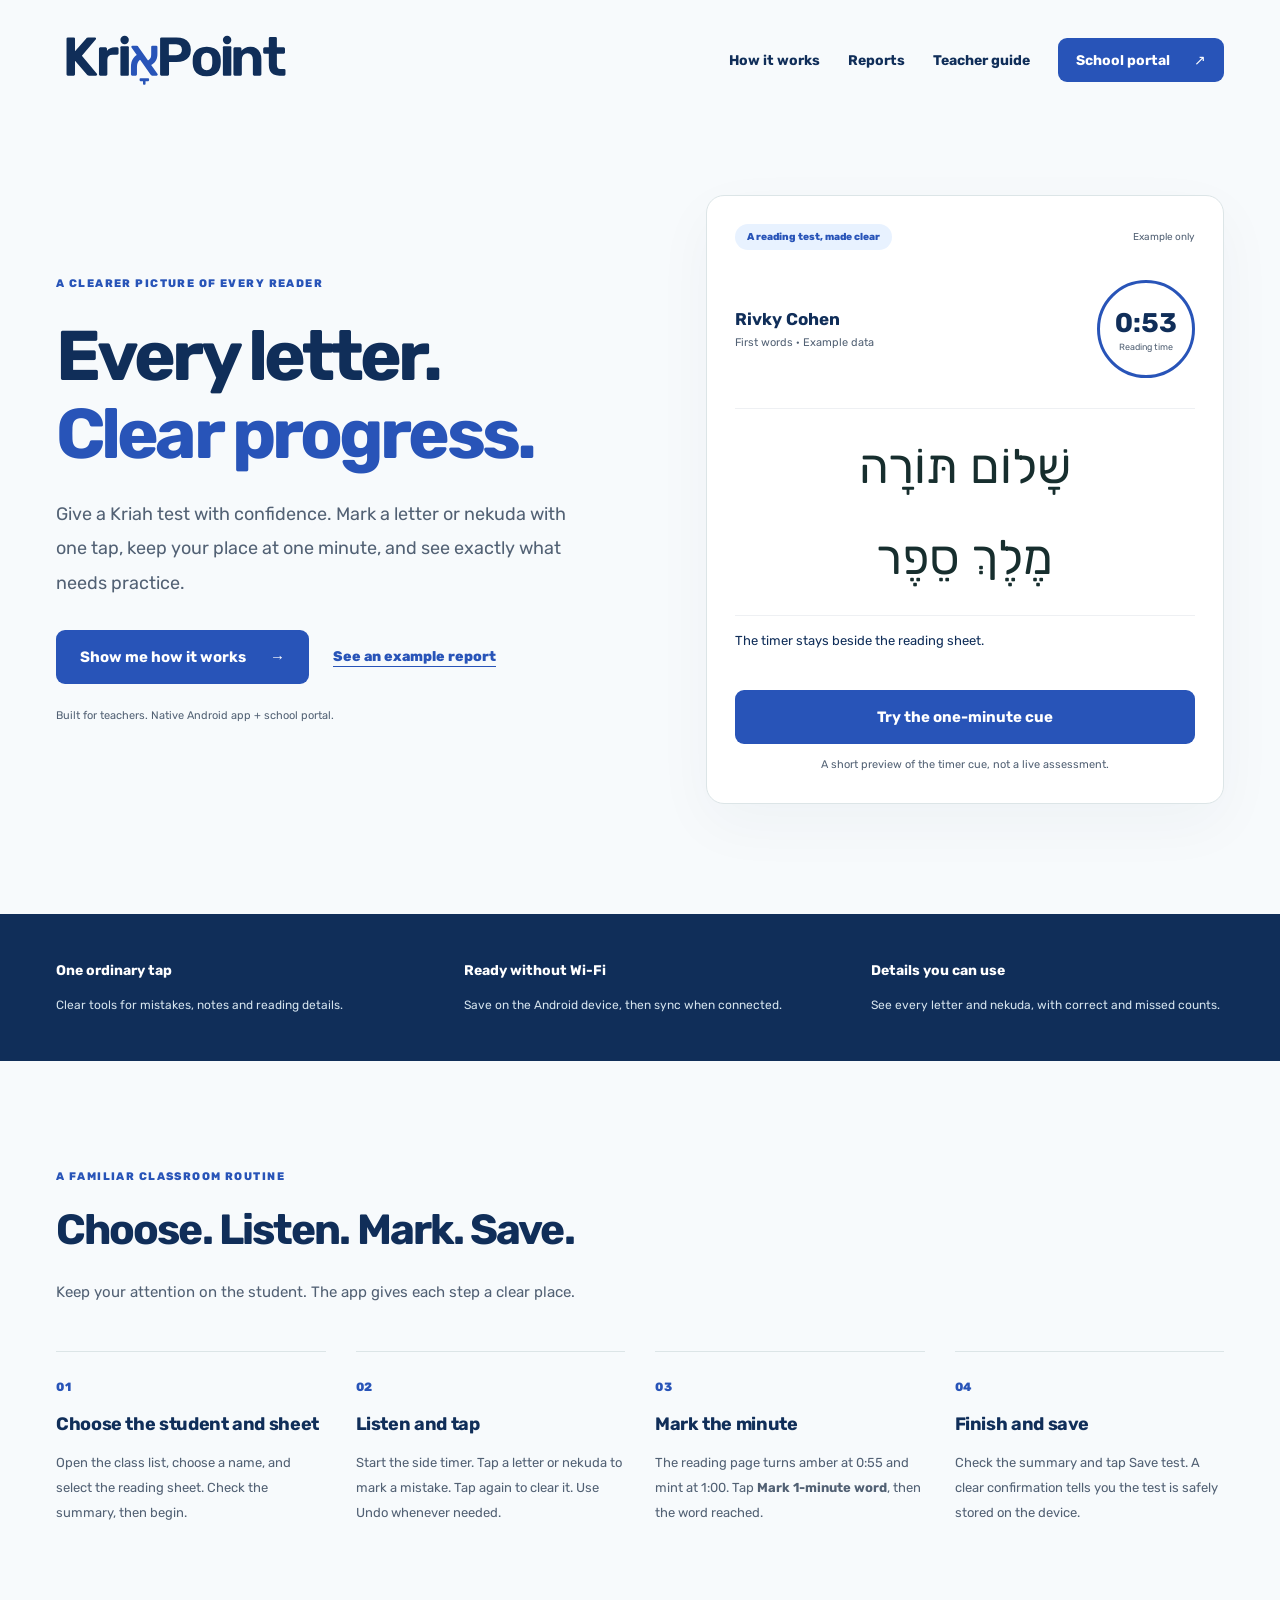
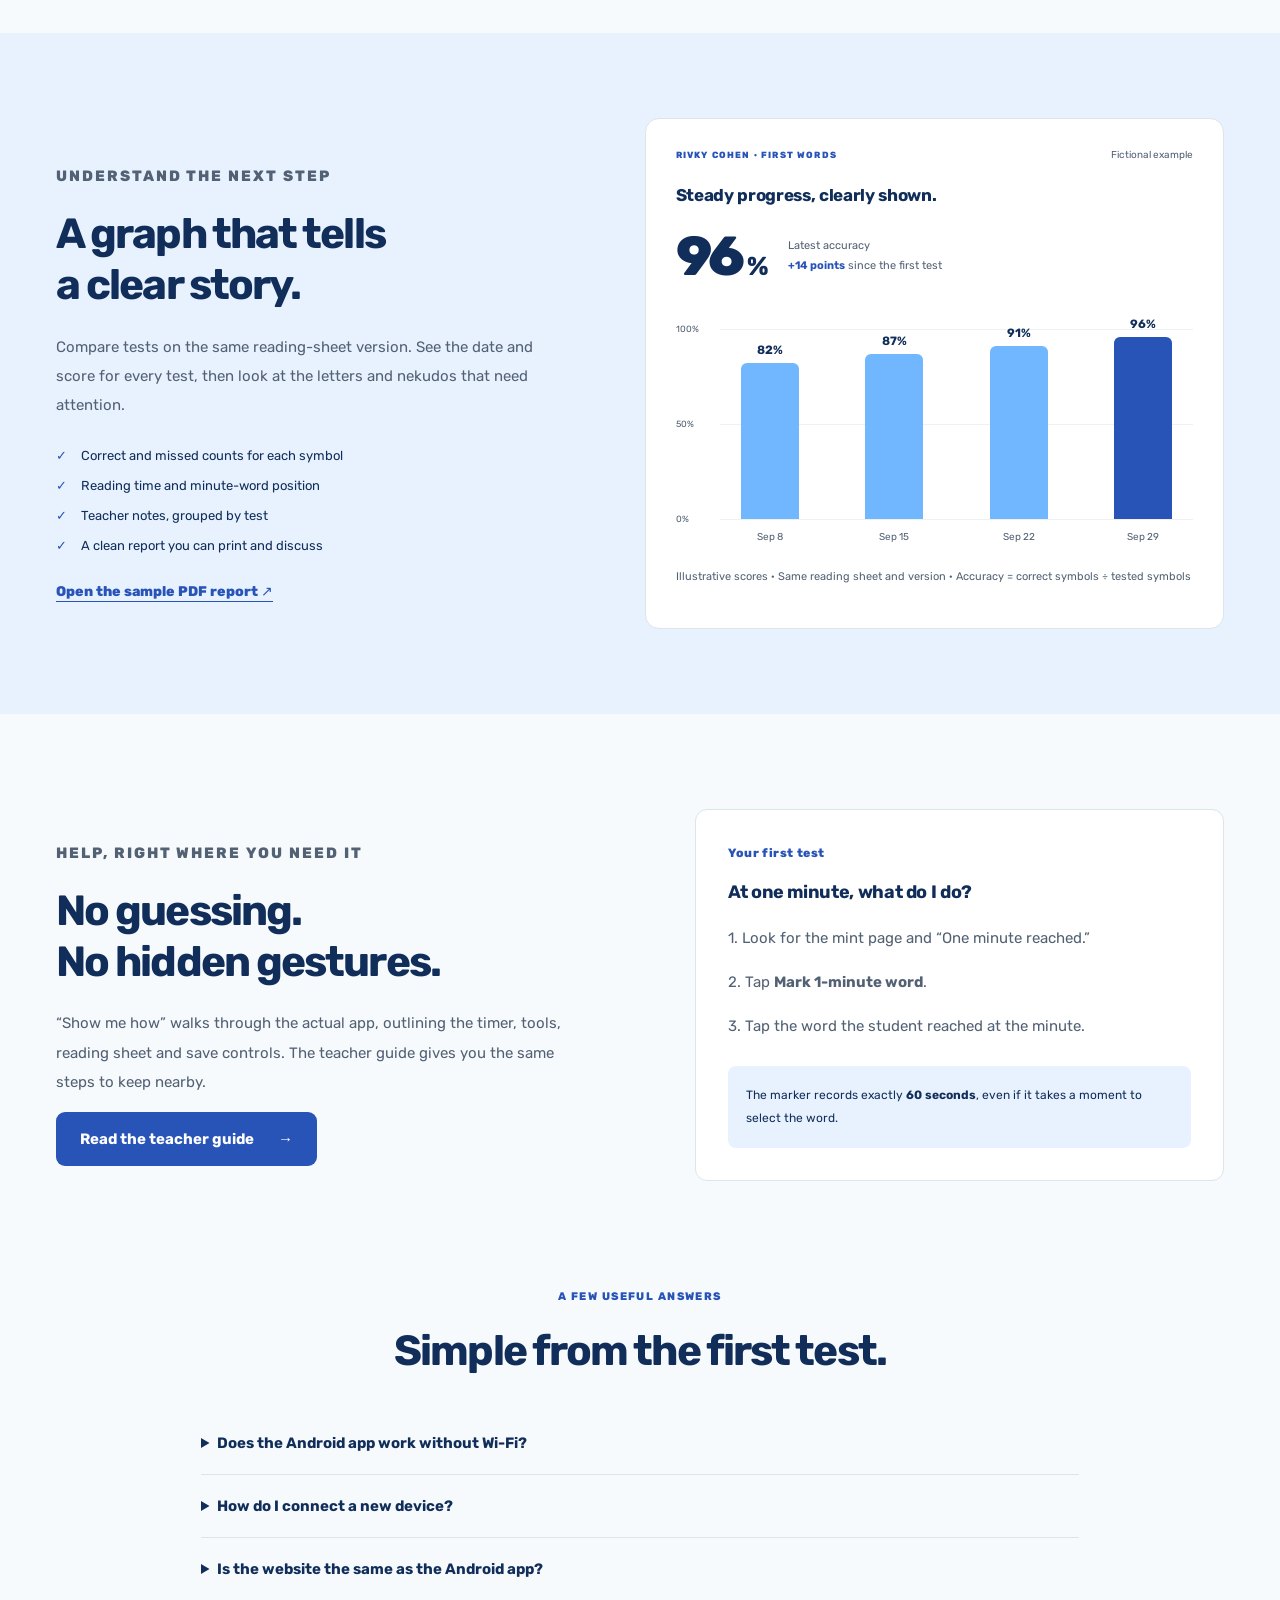
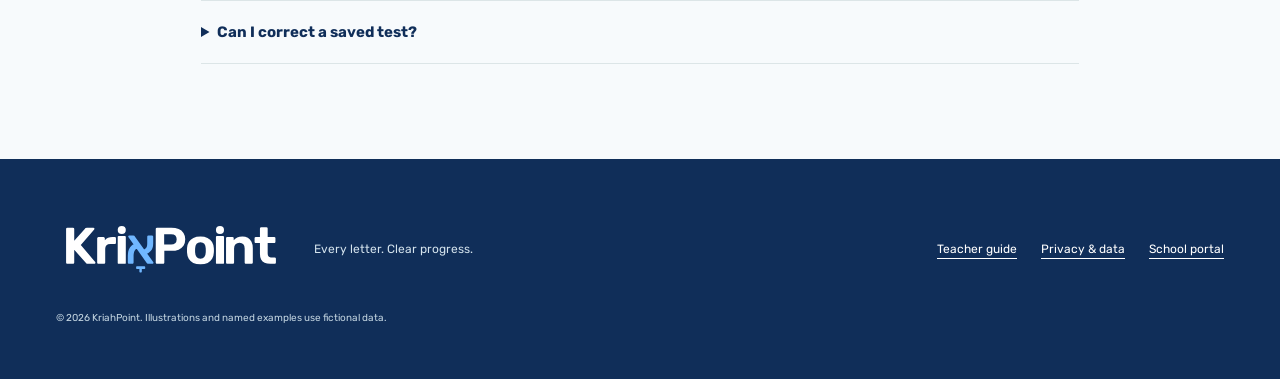
<file: index.html>
<!doctype html>
<html lang="en">
  <head>
    <meta
      http-equiv="Content-Security-Policy"
      content="default-src 'self'; script-src 'self'; style-src 'self' 'unsafe-inline'; font-src 'self'; img-src 'self' data:; object-src 'none'; base-uri 'self'; form-action 'self'"
    />
    <meta charset="utf-8" />
    <meta name="viewport" content="width=device-width, initial-scale=1" />
    <meta name="theme-color" content="#102E59" />
    <meta
      name="description"
      content="KriahPoint helps teachers give clear Hebrew reading assessments, record each letter and nekuda, and see every student's progress."
    />
    <link rel="canonical" href="https://kriahpoint.com/" />
    <link rel="icon" href="/brand/favicon.ico" type="image/x-icon" />
    <link rel="stylesheet" href="/site.css" />
    <title>KriahPoint — Every letter. Clear progress.</title>
  </head>
  <body>
    <a class="skip" href="#main">Skip to content</a>
    <header class="nav wrap">
      <a href="/" aria-label="KriahPoint home"
        ><img
          class="logo"
          src="/brand/kriahpoint-primary.svg"
          alt="KriahPoint"
          width="240"
          height="68"
      /></a>
      <nav aria-label="Main navigation">
        <a href="#how-it-works">How it works</a><a href="#reports">Reports</a
        ><a href="/guide/">Teacher guide</a
        ><a class="button small" href="/portal/">School portal <span aria-hidden="true">↗</span></a>
      </nav>
    </header>
    <main id="main">
      <section class="hero wrap">
        <div class="hero-copy">
          <p class="eyebrow">A clearer picture of every reader</p>
          <h1>Every letter.<br /><span>Clear progress.</span></h1>
          <p class="intro">
            Give a Kriah test with confidence. Mark a letter or nekuda with one tap, keep your place
            at one minute, and see exactly what needs practice.
          </p>
          <div class="actions">
            <a class="button" href="/guide/"
              >Show me how it works <span aria-hidden="true">→</span></a
            ><a class="quiet" href="#reports">See an example report</a>
          </div>
          <p class="fine">Built for teachers. Native Android app + school portal.</p>
        </div>
        <div class="reading-card" id="reading-demo">
          <div class="card-top">
            <span class="pill">A reading test, made clear</span
            ><span class="example">Example only</span>
          </div>
          <div class="reader">
            <div><strong>Rivky Cohen</strong><span>First words · Example data</span></div>
            <div class="demo-clock">
              <strong id="clock">0:53</strong><span id="clock-label">Reading time</span>
            </div>
          </div>
          <div class="hebrew" lang="he" dir="rtl">שָׁלוֹם תּוֹרָה<br />מֶלֶךְ סֵפֶר</div>
          <p class="demo-instruction" id="cue">The timer stays beside the reading sheet.</p>
          <button class="button" id="try-cue" type="button">Try the one-minute cue</button>
          <p class="fine">A short preview of the timer cue, not a live assessment.</p>
        </div>
      </section>
      <section class="assurances">
        <div class="wrap assurance-grid">
          <p>
            <strong>One ordinary tap</strong
            ><span>Clear tools for mistakes, notes and reading details.</span>
          </p>
          <p>
            <strong>Ready without Wi-Fi</strong
            ><span>Save on the Android device, then sync when connected.</span>
          </p>
          <p>
            <strong>Details you can use</strong
            ><span>See every letter and nekuda, with correct and missed counts.</span>
          </p>
        </div>
      </section>
      <section id="how-it-works" class="section wrap">
        <div class="section-heading">
          <p class="eyebrow">A familiar classroom routine</p>
          <h2>Choose. Listen. Mark. Save.</h2>
          <p>Keep your attention on the student. The app gives each step a clear place.</p>
        </div>
        <div class="steps">
          <article>
            <span class="number">01</span>
            <h3>Choose the student and sheet</h3>
            <p>
              Open the class list, choose a name, and select the reading sheet. Check the summary,
              then begin.
            </p>
          </article>
          <article>
            <span class="number">02</span>
            <h3>Listen and tap</h3>
            <p>
              Start the side timer. Tap a letter or nekuda to mark a mistake. Tap again to clear it.
              Use Undo whenever needed.
            </p>
          </article>
          <article>
            <span class="number">03</span>
            <h3>Mark the minute</h3>
            <p>
              The reading page turns amber at 0:55 and mint at 1:00. Tap
              <strong>Mark 1-minute word</strong>, then the word reached.
            </p>
          </article>
          <article>
            <span class="number">04</span>
            <h3>Finish and save</h3>
            <p>
              Check the summary and tap Save test. A clear confirmation tells you the test is safely
              stored on the device.
            </p>
          </article>
        </div>
      </section>
      <section id="reports" class="report-section">
        <div class="wrap report-grid">
          <div>
            <p class="eyebrow">Understand the next step</p>
            <h2>A graph that tells<br />a clear story.</h2>
            <p>
              Compare tests on the same reading-sheet version. See the date and score for every
              test, then look at the letters and nekudos that need attention.
            </p>
            <ul class="checks">
              <li>Correct and missed counts for each symbol</li>
              <li>Reading time and minute-word position</li>
              <li>Teacher notes, grouped by test</li>
              <li>A clean report you can print and discuss</li>
            </ul>
            <a class="quiet" href="/sample-report.pdf"
              >Open the sample PDF report <span aria-hidden="true">↗</span></a
            >
          </div>
          <div class="report-card">
            <div class="card-top">
              <span class="eyebrow">Rivky Cohen · First words</span
              ><span class="example">Fictional example</span>
            </div>
            <h3>Steady progress, clearly shown.</h3>
            <div class="score-line">
              <strong>96<span>%</span></strong>
              <p>Latest accuracy<br /><b>+14 points</b> since the first test</p>
            </div>
            <div
              class="chart"
              role="img"
              aria-label="Example accuracy on the same sheet: September 8, 82 percent; September 15, 87 percent; September 22, 91 percent; September 29, 96 percent."
            >
              <div class="chart-grid"><span>100%</span><span>50%</span><span>0%</span></div>
              <div class="bars">
                <div style="--value: 82%"><b>82%</b><i></i><span>Sep 8</span></div>
                <div style="--value: 87%"><b>87%</b><i></i><span>Sep 15</span></div>
                <div style="--value: 91%"><b>91%</b><i></i><span>Sep 22</span></div>
                <div style="--value: 96%"><b>96%</b><i></i><span>Sep 29</span></div>
              </div>
            </div>
            <p class="fine">
              Illustrative scores · Same reading sheet and version · Accuracy = correct symbols ÷
              tested symbols
            </p>
          </div>
        </div>
      </section>
      <section class="section wrap support-grid">
        <div>
          <p class="eyebrow">Help, right where you need it</p>
          <h2>No guessing.<br />No hidden gestures.</h2>
          <p>
            “Show me how” walks through the actual app, outlining the timer, tools, reading sheet
            and save controls. The teacher guide gives you the same steps to keep nearby.
          </p>
          <a class="button" href="/guide/"
            >Read the teacher guide <span aria-hidden="true">→</span></a
          >
        </div>
        <div class="help-card">
          <span class="number">Your first test</span>
          <h3>At one minute, what do I do?</h3>
          <p>1. Look for the mint page and “One minute reached.”</p>
          <p>2. Tap <strong>Mark 1-minute word</strong>.</p>
          <p>3. Tap the word the student reached at the minute.</p>
          <div class="note">
            The marker records exactly <strong>60 seconds</strong>, even if it takes a moment to
            select the word.
          </div>
        </div>
      </section>
      <section class="faq section wrap">
        <div class="section-heading">
          <p class="eyebrow">A few useful answers</p>
          <h2>Simple from the first test.</h2>
        </div>
        <details>
          <summary>Does the Android app work without Wi-Fi?</summary>
          <p>
            After a device has connected and downloaded its school catalog, reading tests can be
            saved locally without Wi-Fi. Saved work is kept until the server acknowledges a
            successful upload.
          </p>
        </details>
        <details>
          <summary>How do I connect a new device?</summary>
          <p>
            Your school administrator creates an eight-digit code in the portal. Enter the school
            eight-number pairing code in the app. The school connection is automatic. The code works
            once and expires after ten minutes.
          </p>
        </details>
        <details>
          <summary>Is the website the same as the Android app?</summary>
          <p>
            The native Android app is for giving reading assessments. The school portal is for
            preparing sheets, managing classes and reviewing results. The short preview above only
            demonstrates the timer cue.
          </p>
        </details>
        <details>
          <summary>Can I correct a saved test?</summary>
          <p>
            Yes. Open Saved tests, choose the reading, and use Correct this test with your teacher
            PIN. The original remains protected; the correction is saved as a revision.
          </p>
        </details>
      </section>
    </main>
    <footer class="footer">
      <div class="wrap">
        <img src="/brand/kriahpoint-on-navy.svg" alt="KriahPoint" width="230" height="65" />
        <p>Every letter. Clear progress.</p>
        <nav aria-label="Footer">
          <a href="/guide/">Teacher guide</a><a href="/privacy/">Privacy &amp; data</a
          ><a href="/portal/">School portal</a>
        </nav>
        <small>© 2026 KriahPoint. Illustrations and named examples use fictional data.</small>
      </div>
    </footer>
    <script src="/site.js" defer></script>
  </body>
</html>
</file>
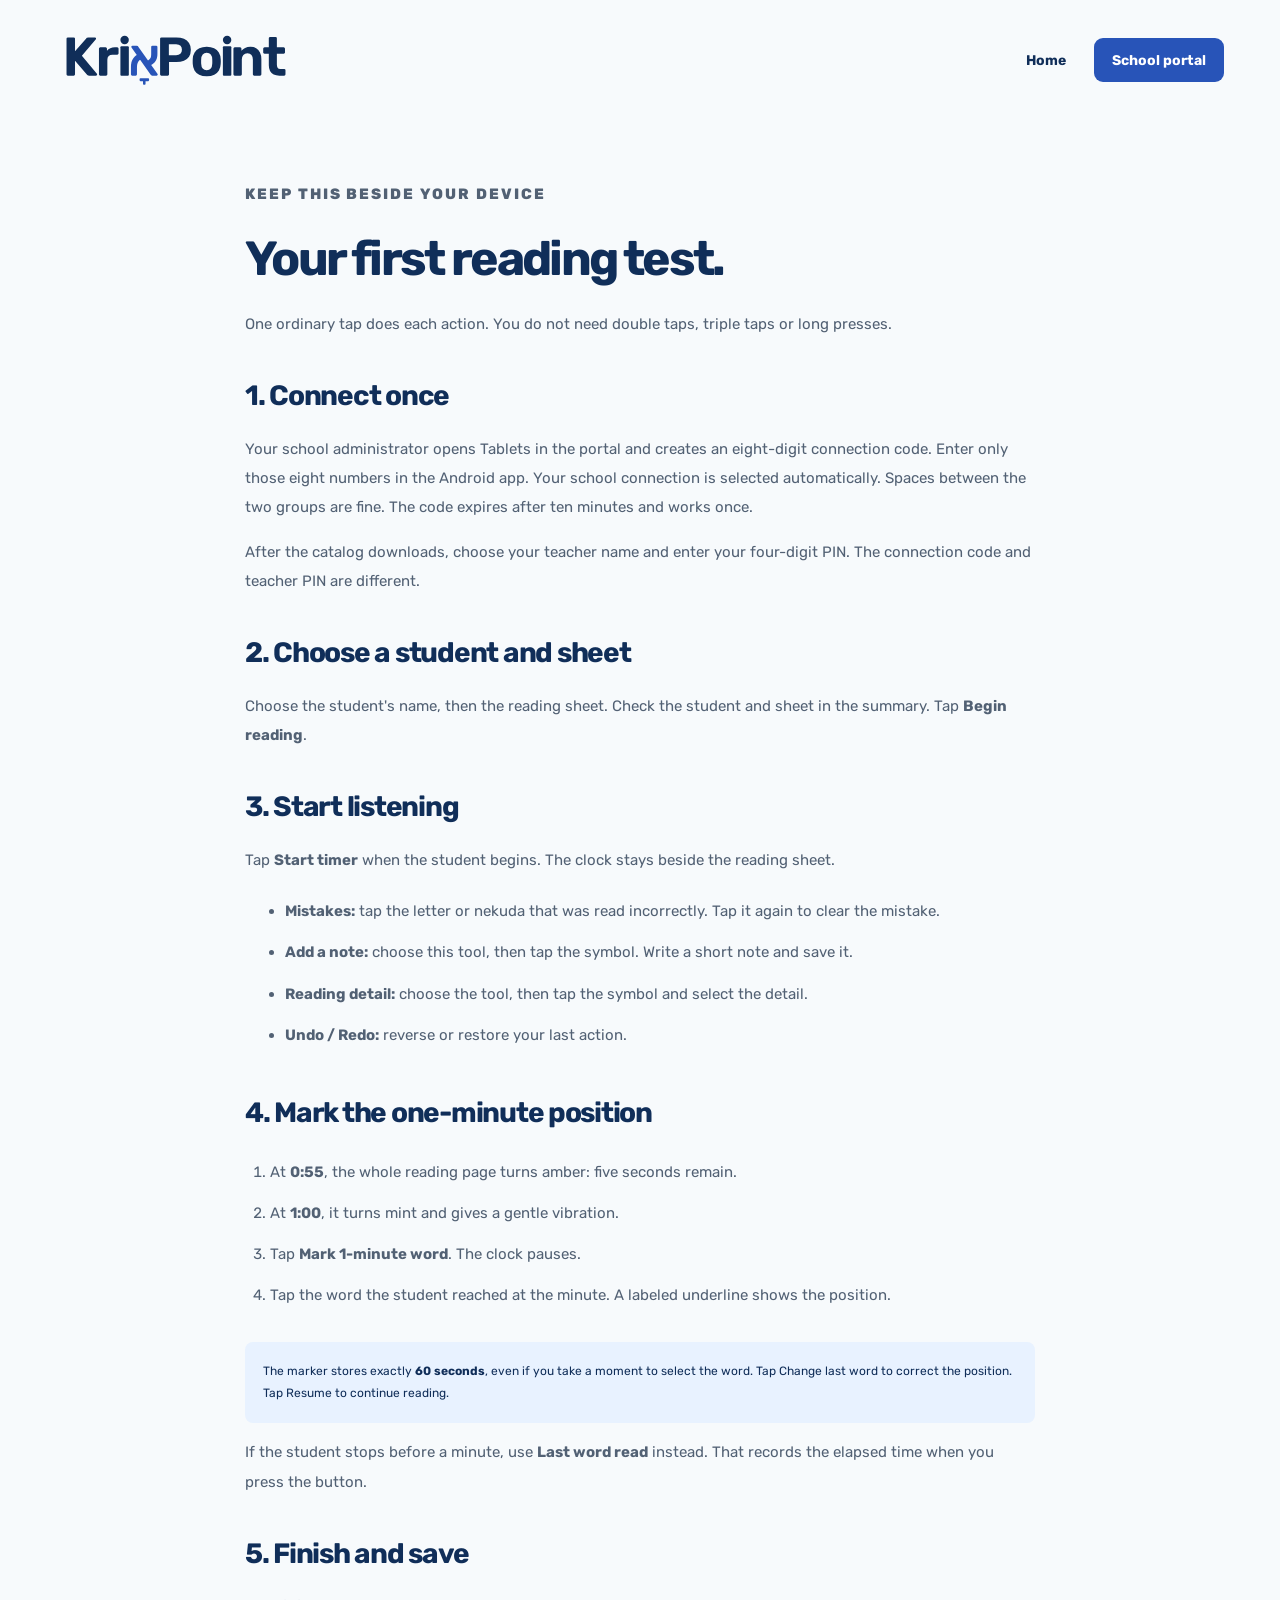
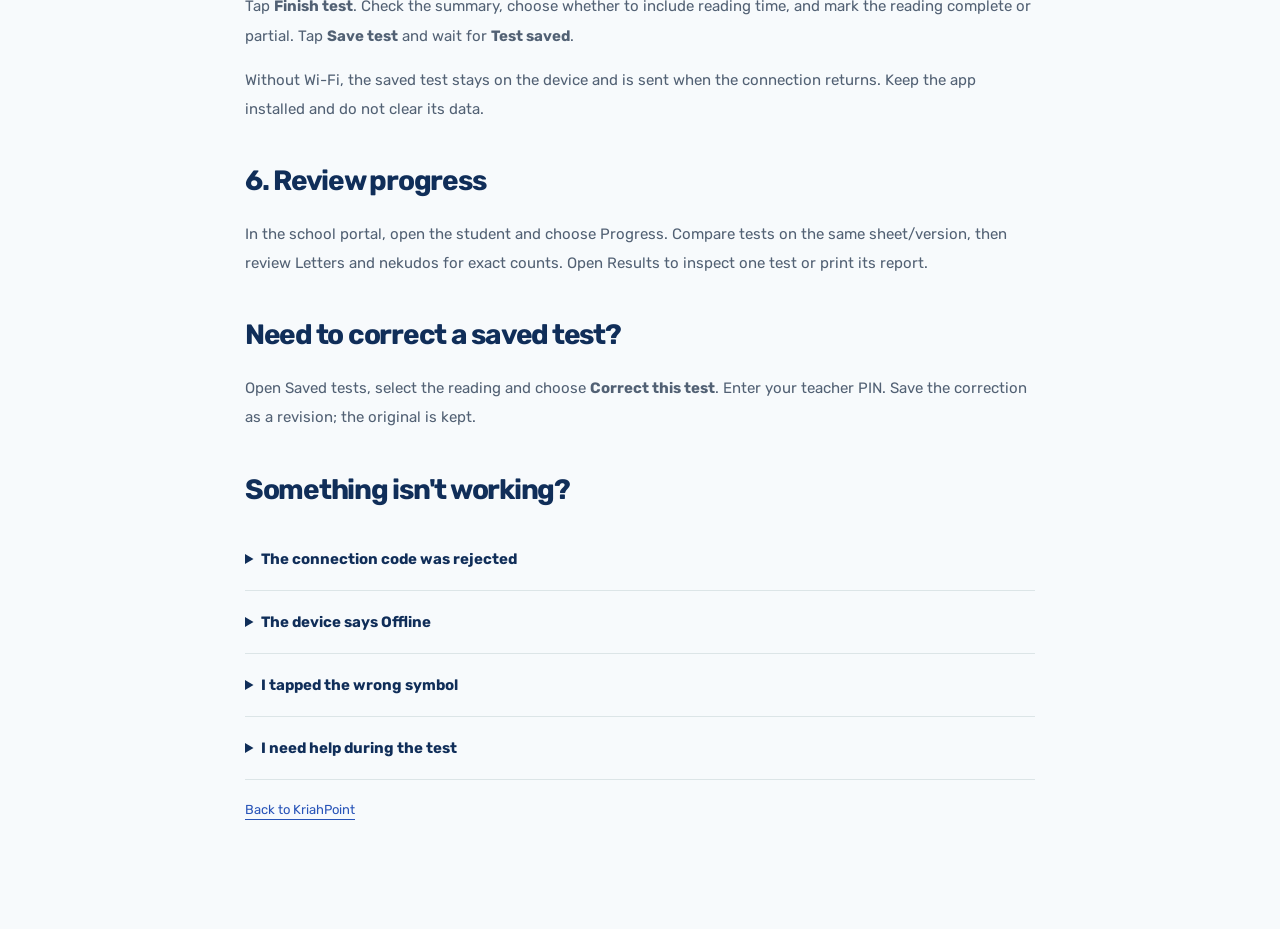
<file: guide/index.html>
<!doctype html>
<html lang="en">
  <head>
    <meta
      http-equiv="Content-Security-Policy"
      content="default-src 'self'; script-src 'self'; style-src 'self' 'unsafe-inline'; font-src 'self'; img-src 'self' data:; object-src 'none'; base-uri 'self'; form-action 'self'"
    />
    <meta charset="utf-8" />
    <meta name="viewport" content="width=device-width,initial-scale=1" />
    <meta name="theme-color" content="#102E59" />
    <title>Teacher guide | KriahPoint</title>
    <link rel="stylesheet" href="/site.css" />
    <link rel="icon" href="/brand/favicon.ico" />
  </head>
  <body>
    <header class="nav wrap">
      <a href="/" aria-label="KriahPoint home"
        ><img
          class="logo"
          src="/brand/kriahpoint-primary.svg"
          alt="KriahPoint"
          width="240"
          height="68"
      /></a>
      <nav aria-label="Main navigation">
        <a href="/">Home</a><a href="/portal/" class="button small">School portal</a>
      </nav>
    </header>
    <main class="document">
      <p class="eyebrow">Keep this beside your device</p>
      <h1>Your first reading test.</h1>
      <p>
        One ordinary tap does each action. You do not need double taps, triple taps or long presses.
      </p>
      <h2>1. Connect once</h2>
      <p>
        Your school administrator opens Tablets in the portal and creates an eight-digit connection
        code. Enter only those eight numbers in the Android app. Your school connection is selected
        automatically. Spaces between the two groups are fine. The code expires after ten minutes
        and works once.
      </p>
      <p>
        After the catalog downloads, choose your teacher name and enter your four-digit PIN. The
        connection code and teacher PIN are different.
      </p>
      <h2>2. Choose a student and sheet</h2>
      <p>
        Choose the student's name, then the reading sheet. Check the student and sheet in the
        summary. Tap <strong>Begin reading</strong>.
      </p>
      <h2>3. Start listening</h2>
      <p>
        Tap <strong>Start timer</strong> when the student begins. The clock stays beside the reading
        sheet.
      </p>
      <ul>
        <li>
          <strong>Mistakes:</strong> tap the letter or nekuda that was read incorrectly. Tap it
          again to clear the mistake.
        </li>
        <li>
          <strong>Add a note:</strong> choose this tool, then tap the symbol. Write a short note and
          save it.
        </li>
        <li>
          <strong>Reading detail:</strong> choose the tool, then tap the symbol and select the
          detail.
        </li>
        <li><strong>Undo / Redo:</strong> reverse or restore your last action.</li>
      </ul>
      <h2>4. Mark the one-minute position</h2>
      <ol>
        <li>At <strong>0:55</strong>, the whole reading page turns amber: five seconds remain.</li>
        <li>At <strong>1:00</strong>, it turns mint and gives a gentle vibration.</li>
        <li>Tap <strong>Mark 1-minute word</strong>. The clock pauses.</li>
        <li>
          Tap the word the student reached at the minute. A labeled underline shows the position.
        </li>
      </ol>
      <div class="note">
        The marker stores exactly <strong>60 seconds</strong>, even if you take a moment to select
        the word. Tap Change last word to correct the position. Tap Resume to continue reading.
      </div>
      <p>
        If the student stops before a minute, use <strong>Last word read</strong> instead. That
        records the elapsed time when you press the button.
      </p>
      <h2>5. Finish and save</h2>
      <p>
        Tap <strong>Finish test</strong>. Check the summary, choose whether to include reading time,
        and mark the reading complete or partial. Tap <strong>Save test</strong> and wait for
        <strong>Test saved</strong>.
      </p>
      <p>
        Without Wi-Fi, the saved test stays on the device and is sent when the connection returns.
        Keep the app installed and do not clear its data.
      </p>
      <h2>6. Review progress</h2>
      <p>
        In the school portal, open the student and choose Progress. Compare tests on the same
        sheet/version, then review Letters and nekudos for exact counts. Open Results to inspect one
        test or print its report.
      </p>
      <h2>Need to correct a saved test?</h2>
      <p>
        Open Saved tests, select the reading and choose <strong>Correct this test</strong>. Enter
        your teacher PIN. Save the correction as a revision; the original is kept.
      </p>
      <h2>Something isn't working?</h2>
      <details>
        <summary>The connection code was rejected</summary>
        <p>
          Check the eight numbers and your Wi-Fi connection. Ask the administrator to generate a
          fresh code if ten minutes have passed or the code was already used.
        </p>
      </details>
      <details>
        <summary>The device says Offline</summary>
        <p>
          If its catalog has already downloaded, you can continue testing and save locally. Connect
          to your usual school Wi-Fi when available. Do not uninstall or clear app data to fix an
          upload.
        </p>
      </details>
      <details>
        <summary>I tapped the wrong symbol</summary>
        <p>
          Tap that same symbol again in Mistakes, or use Undo. For a note or reading detail, first
          choose its visible tool.
        </p>
      </details>
      <details>
        <summary>I need help during the test</summary>
        <p>
          Tap Show me how. Use Next to see an outline around the actual timer, tools, sheet, word
          selection and Finish controls. Close guide returns to your test.
        </p>
      </details>
      <p><a class="back" href="/">Back to KriahPoint</a></p>
    </main>
  </body>
</html>
</file>
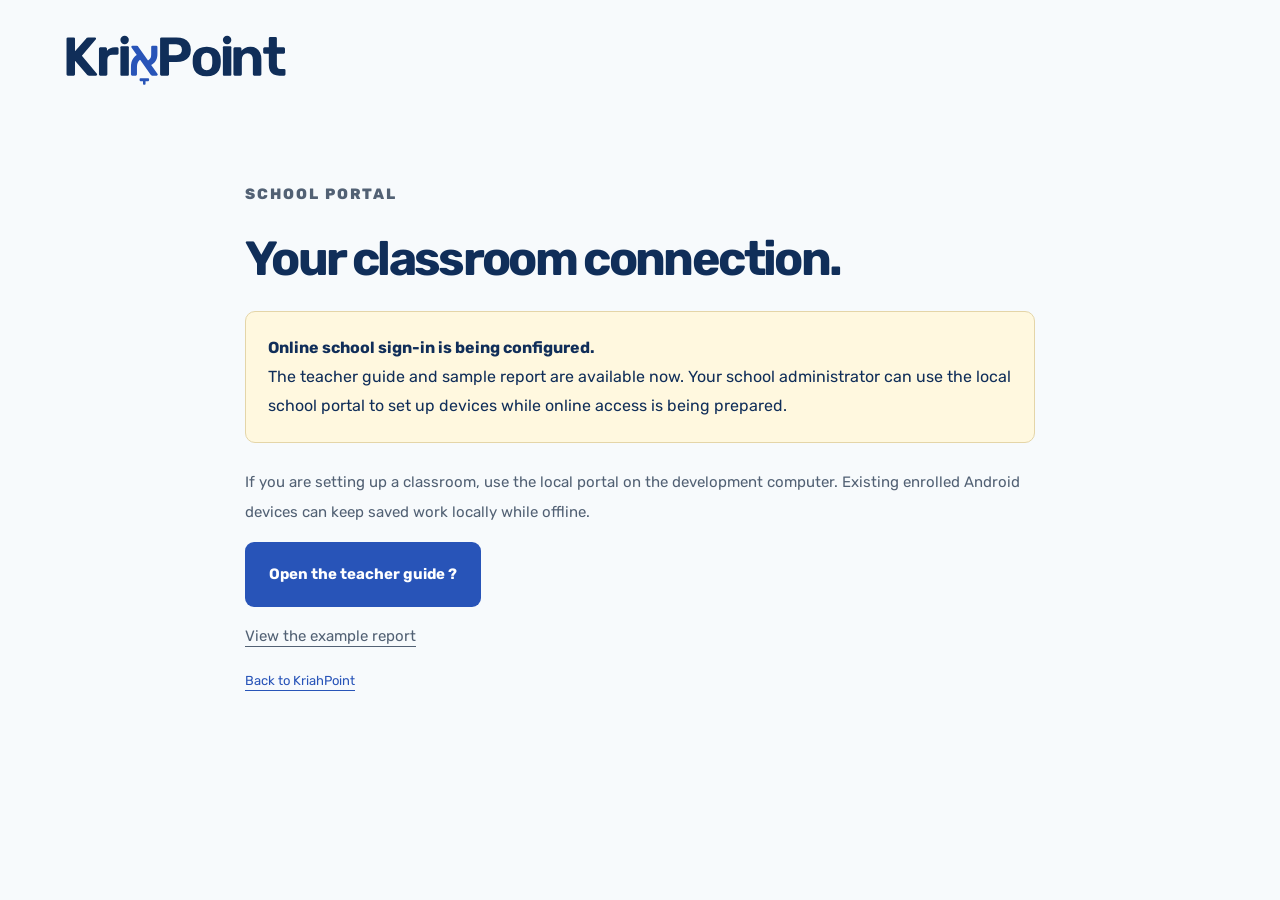
<file: portal/index.html>
<!doctype html>
<html lang="en">
  <head>
    <meta
      http-equiv="Content-Security-Policy"
      content="default-src 'self'; script-src 'self'; style-src 'self' 'unsafe-inline'; font-src 'self'; img-src 'self' data:; object-src 'none'; base-uri 'self'; form-action 'self'"
    />
    <meta charset="utf-8" />
    <meta name="viewport" content="width=device-width,initial-scale=1" />
    <meta name="robots" content="noindex" />
    <title>School portal | KriahPoint</title>
    <link rel="stylesheet" href="/site.css" />
    <link rel="icon" href="/brand/favicon.ico" />
  </head>
  <body>
    <header class="nav wrap">
      <a href="/"
        ><img
          class="logo"
          src="/brand/kriahpoint-primary.svg"
          alt="KriahPoint"
          width="240"
          height="68"
      /></a>
    </header>
    <main class="document">
      <p class="eyebrow">School portal</p>
      <h1>Your classroom connection.</h1>
      <div class="status">
        <strong>Online school sign-in is being configured.</strong><br />The teacher guide and
        sample report are available now. Your school administrator can use the local school portal
        to set up devices while online access is being prepared.
      </div>
      <p>
        If you are setting up a classroom, use the local portal on the development computer.
        Existing enrolled Android devices can keep saved work locally while offline.
      </p>
      <p><a class="button" href="/guide/">Open the teacher guide ?</a></p>
      <p><a href="/sample-report.pdf">View the example report</a></p>
      <p><a class="back" href="/">Back to KriahPoint</a></p>
    </main>
  </body>
</html>
</file>
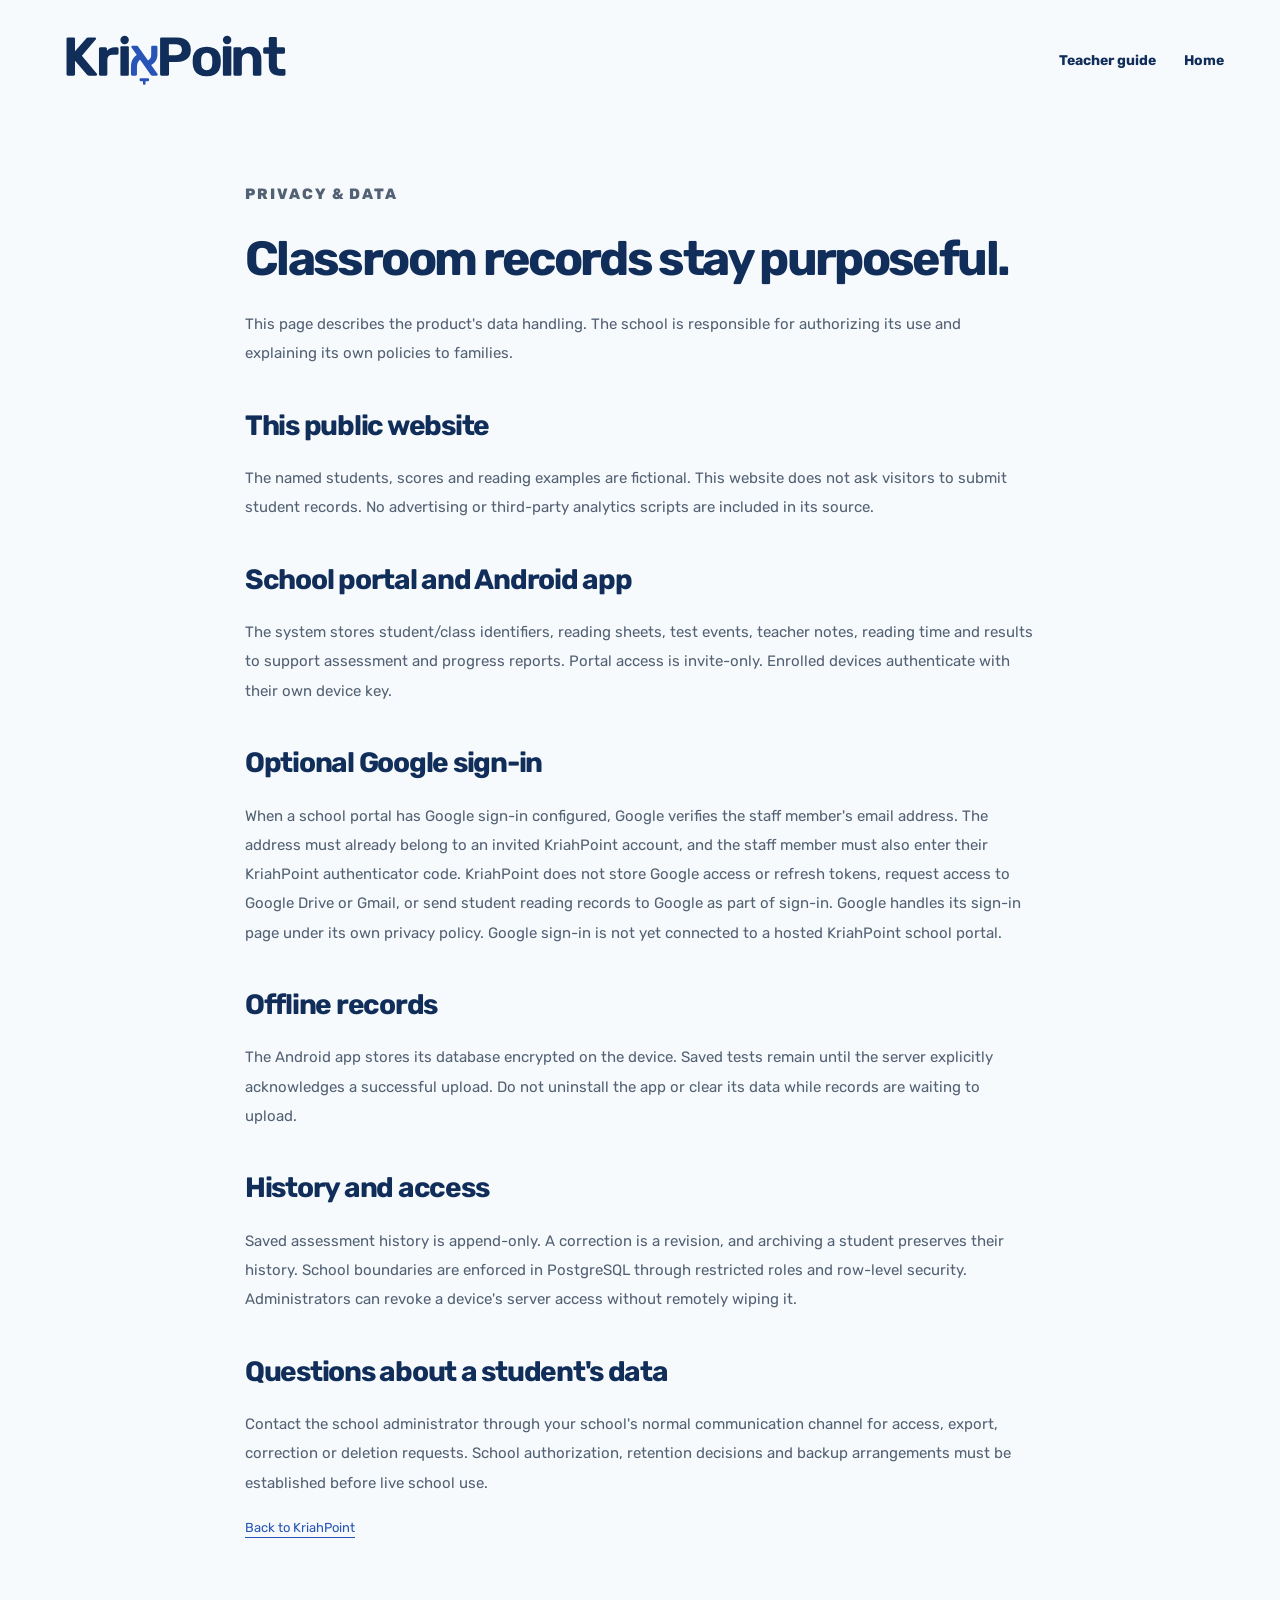
<file: privacy/index.html>
<!doctype html>
<html lang="en">
  <head>
    <meta
      http-equiv="Content-Security-Policy"
      content="default-src 'self'; script-src 'self'; style-src 'self' 'unsafe-inline'; font-src 'self'; img-src 'self' data:; object-src 'none'; base-uri 'self'; form-action 'self'"
    />
    <meta charset="utf-8" />
    <meta name="viewport" content="width=device-width,initial-scale=1" />
    <title>Privacy &amp; data | KriahPoint</title>
    <link rel="stylesheet" href="/site.css" />
    <link rel="icon" href="/brand/favicon.ico" />
  </head>
  <body>
    <header class="nav wrap">
      <a href="/" aria-label="KriahPoint home"
        ><img
          class="logo"
          src="/brand/kriahpoint-primary.svg"
          alt="KriahPoint"
          width="240"
          height="68"
      /></a>
      <nav aria-label="Main navigation">
        <a href="/guide/">Teacher guide</a><a href="/">Home</a>
      </nav>
    </header>
    <main class="document">
      <p class="eyebrow">Privacy &amp; data</p>
      <h1>Classroom records stay purposeful.</h1>
      <p>
        This page describes the product's data handling. The school is responsible for authorizing
        its use and explaining its own policies to families.
      </p>
      <h2>This public website</h2>
      <p>
        The named students, scores and reading examples are fictional. This website does not ask
        visitors to submit student records. No advertising or third-party analytics scripts are
        included in its source.
      </p>
      <h2>School portal and Android app</h2>
      <p>
        The system stores student/class identifiers, reading sheets, test events, teacher notes,
        reading time and results to support assessment and progress reports. Portal access is
        invite-only. Enrolled devices authenticate with their own device key.
      </p>
      <h2>Optional Google sign-in</h2>
      <p>
        When a school portal has Google sign-in configured, Google verifies the staff member's email
        address. The address must already belong to an invited KriahPoint account, and the staff
        member must also enter their KriahPoint authenticator code. KriahPoint does not store Google
        access or refresh tokens, request access to Google Drive or Gmail, or send student reading
        records to Google as part of sign-in. Google handles its sign-in page under its own privacy
        policy. Google sign-in is not yet connected to a hosted KriahPoint school portal.
      </p>
      <h2>Offline records</h2>
      <p>
        The Android app stores its database encrypted on the device. Saved tests remain until the
        server explicitly acknowledges a successful upload. Do not uninstall the app or clear its
        data while records are waiting to upload.
      </p>
      <h2>History and access</h2>
      <p>
        Saved assessment history is append-only. A correction is a revision, and archiving a student
        preserves their history. School boundaries are enforced in PostgreSQL through restricted
        roles and row-level security. Administrators can revoke a device's server access without
        remotely wiping it.
      </p>
      <h2>Questions about a student's data</h2>
      <p>
        Contact the school administrator through your school's normal communication channel for
        access, export, correction or deletion requests. School authorization, retention decisions
        and backup arrangements must be established before live school use.
      </p>
      <p><a class="back" href="/">Back to KriahPoint</a></p>
    </main>
  </body>
</html>
</file>
<file: site.css>
@font-face {
  font-family: Rubik;
  src: url('/brand/Rubik-400.ttf') format('truetype');
  font-weight: 400;
  font-display: swap;
}
@font-face {
  font-family: Rubik;
  src: url('/brand/Rubik-500.ttf') format('truetype');
  font-weight: 500;
  font-display: swap;
}
@font-face {
  font-family: Rubik;
  src: url('/brand/Rubik-600.ttf') format('truetype');
  font-weight: 600;
  font-display: swap;
}
@font-face {
  font-family: Rubik;
  src: url('/brand/Rubik-700.ttf') format('truetype');
  font-weight: 700;
  font-display: swap;
}
@font-face {
  font-family: Rubik;
  src: url('/brand/Rubik-800.ttf') format('truetype');
  font-weight: 800;
  font-display: swap;
}
:root {
  --navy: #102e59;
  --teal: #2854b8;
  --mint: #e8f2ff;
  --cloud: #f7fafc;
  --slate: #526174;
  --line: #dce5e7;
  color: var(--navy);
  font-family: Rubik, Arial, sans-serif;
  font-synthesis: none;
  scroll-behavior: smooth;
}
* {
  box-sizing: border-box;
}
body {
  margin: 0;
  background: var(--cloud);
}
a {
  color: inherit;
  text-underline-offset: 5px;
}
button {
  font: inherit;
}
button,
a,
summary {
  -webkit-tap-highlight-color: transparent;
}
a:focus-visible,
button:focus-visible,
summary:focus-visible {
  outline: 3px solid #b98000;
  outline-offset: 5px;
}
.wrap {
  max-width: 1240px;
  padding-left: 36px;
  padding-right: 36px;
  margin: auto;
}
.nav {
  display: flex;
  align-items: center;
  justify-content: space-between;
  gap: 28px;
  min-height: 120px;
}
.logo {
  display: block;
  width: 240px;
  height: auto;
}
.nav nav {
  display: flex;
  gap: 28px;
  align-items: center;
}
.nav a {
  text-decoration: none;
  font-size: 14px;
  font-weight: 650;
}
.button {
  display: inline-flex;
  align-items: center;
  justify-content: center;
  gap: 24px;
  padding: 18px 24px;
  background: var(--teal);
  color: white;
  border: 0;
  border-radius: 9px;
  font-size: 15px;
  font-weight: 700;
  text-decoration: none;
  cursor: pointer;
  min-height: 52px;
}
.button:hover {
  background: #1d4090;
}
.button:disabled {
  opacity: 0.65;
  cursor: wait;
}
.button.small {
  padding: 12px 18px;
  min-height: 44px;
}
.skip {
  position: absolute;
  left: 20px;
  top: -70px;
  background: var(--navy);
  color: white;
  z-index: 10;
  padding: 14px;
}
.skip:focus {
  top: 10px;
}
.hero {
  display: grid;
  grid-template-columns: 1.1fr 1fr;
  gap: 80px;
  align-items: center;
  padding-top: 75px;
  padding-bottom: 110px;
}
.eyebrow {
  text-transform: uppercase;
  letter-spacing: 0.13em;
  font-size: 11px;
  font-weight: 800;
  color: var(--teal);
}
h1 {
  font-size: clamp(48px, 5.5vw, 76px);
  line-height: 1.1;
  letter-spacing: -0.055em;
  font-weight: 700;
  margin: 24px 0;
}
h1 span {
  color: var(--teal);
}
.intro {
  font-size: 18px;
  line-height: 1.9;
  max-width: 510px;
  color: var(--slate);
}
.actions {
  display: flex;
  flex-wrap: wrap;
  align-items: center;
  gap: 24px;
  margin: 30px 0 22px;
}
.quiet {
  color: var(--teal);
  font-size: 14px;
  font-weight: 750;
}
.fine {
  font-size: 11px !important;
  color: var(--slate);
  line-height: 1.8 !important;
}
.reading-card {
  background: white;
  padding: 28px;
  border: 1px solid var(--line);
  border-radius: 18px;
  box-shadow: 0 20px 60px #102e590a;
  transition: background 0.4s;
}
.reading-card.amber {
  background: #ffe5a0;
}
.reading-card.mint {
  background: var(--mint);
}
.card-top {
  display: flex;
  align-items: center;
  justify-content: space-between;
  gap: 12px;
}
.pill {
  background: var(--mint);
  border-radius: 20px;
  color: var(--teal);
  padding: 7px 12px;
  font-size: 10px;
  font-weight: 800;
}
.example {
  font-size: 10px;
  color: var(--slate);
}
.reader {
  display: flex;
  align-items: center;
  justify-content: space-between;
  margin: 30px 0;
}
.reader strong,
.reader span {
  display: block;
}
.reader strong {
  font-size: 17px;
}
.reader span {
  font-size: 11px;
  color: var(--slate);
  margin-top: 7px;
}
.demo-clock {
  text-align: center;
  border: 3px solid var(--teal);
  border-radius: 50%;
  width: 98px;
  height: 98px;
  display: flex;
  align-items: center;
  justify-content: center;
  flex-direction: column;
  flex-shrink: 0;
}
.demo-clock strong {
  font-size: 27px;
  font-variant-numeric: tabular-nums;
}
.demo-clock span {
  font-size: 9px;
  max-width: 85px;
  margin-top: 3px;
}
.hebrew {
  font-family: Rubik, serif;
  text-align: center;
  font-size: 48px;
  line-height: 1.9;
  border-top: 1px solid #102e5912;
  border-bottom: 1px solid #102e5912;
  padding: 12px 0;
  color: #172e2e;
}
.demo-instruction {
  font-size: 13px;
  line-height: 1.8;
  min-height: 48px;
}
.reading-card .button {
  width: 100%;
}
.reading-card > .fine {
  margin-bottom: 0;
  text-align: center;
}
.assurances {
  background: var(--navy);
  color: white;
}
.assurance-grid {
  display: grid;
  grid-template-columns: repeat(3, 1fr);
  gap: 55px;
  padding-top: 28px;
  padding-bottom: 28px;
}
.assurance-grid strong,
.assurance-grid span {
  display: block;
}
.assurance-grid strong {
  font-size: 14px;
  margin-bottom: 9px;
}
.assurance-grid span {
  font-size: 12px;
  line-height: 1.9;
  color: #d4e3ed;
}
.section {
  padding-top: 95px;
  padding-bottom: 95px;
}
.section-heading {
  max-width: 650px;
  margin-bottom: 44px;
}
h2 {
  font-size: clamp(32px, 3.3vw, 44px);
  letter-spacing: -0.045em;
  line-height: 1.2;
  font-weight: 650;
  margin: 18px 0 22px;
}
h3 {
  font-size: 18px;
  line-height: 1.5;
  letter-spacing: -0.02em;
}
p {
  line-height: 1.9;
}
.section-heading > p:last-child,
.report-grid > div > p,
.support-grid > div > p {
  font-size: 15px;
  color: var(--slate);
  line-height: 1.95;
}
.steps {
  display: grid;
  grid-template-columns: repeat(4, 1fr);
  gap: 30px;
}
.number {
  font-size: 12px;
  font-weight: 800;
  letter-spacing: 0.05em;
  color: var(--teal);
}
.steps article {
  border-top: 1px solid var(--line);
  padding-top: 24px;
}
.steps h3 {
  margin: 16px 0 10px;
}
.steps p {
  font-size: 13px;
  color: var(--slate);
  line-height: 1.9;
}
.report-section {
  background: #e8f2ff;
  padding: 85px 0;
}
.report-grid {
  display: grid;
  grid-template-columns: 1fr 1.15fr;
  gap: 85px;
  align-items: center;
}
.checks {
  padding: 0;
  list-style: none;
  margin: 28px 0;
}
.checks li {
  font-size: 13px;
  margin: 15px 0;
  padding-left: 25px;
  position: relative;
}
.checks li:before {
  content: '✓';
  position: absolute;
  left: 0;
  color: var(--teal);
  font-weight: 800;
}
.report-card {
  padding: 30px;
  border: 1px solid var(--line);
  border-radius: 14px;
  background: white;
}
.report-card .eyebrow {
  font-size: 9px;
}
.report-card h3 {
  font-size: 17px;
  margin: 22px 0 15px;
}
.score-line {
  display: flex;
  align-items: center;
  gap: 23px;
}
.score-line > strong {
  font-size: 55px;
  letter-spacing: -0.06em;
  font-weight: 750;
}
.score-line > strong > span {
  font-size: 26px;
  margin-left: 5px;
}
.score-line p {
  font-size: 11px;
  color: var(--slate);
  line-height: 1.9;
}
.score-line b {
  color: var(--teal);
}
.chart {
  position: relative;
  height: 210px;
  margin: 30px 0 18px;
  padding-left: 44px;
}
.chart-grid {
  position: absolute;
  inset: 0 0 25px 0;
  display: flex;
  justify-content: space-between;
  flex-direction: column;
  font-size: 9px;
  color: var(--slate);
}
.chart-grid span {
  position: relative;
}
.chart-grid span:after {
  content: '';
  position: absolute;
  left: 44px;
  right: 0;
  top: 7px;
  border-top: 1px solid #edf1f2;
}
.bars {
  display: grid;
  grid-template-columns: repeat(4, 1fr);
  gap: 25px;
  align-items: end;
  position: relative;
  height: 100%;
}
.bars > div {
  height: 100%;
  display: flex;
  flex-direction: column;
  justify-content: flex-end;
  align-items: center;
  position: relative;
  padding-top: 18px;
  padding-bottom: 25px;
}
.bars i {
  background: #70b7ff;
  display: block;
  height: calc(var(--value) * 0.86);
  width: 100%;
  max-width: 58px;
  border-radius: 6px 6px 0 0;
  min-height: 20px;
}
.bars > div:last-child i {
  background: var(--teal);
}
.bars b {
  font-size: 12px;
  margin-bottom: 7px;
}
.bars span {
  position: absolute;
  bottom: 0;
  font-size: 10px;
  white-space: nowrap;
  color: var(--slate);
}
.support-grid {
  display: grid;
  grid-template-columns: 1fr 1fr;
  gap: 110px;
  align-items: center;
}
.help-card {
  background: white;
  border: 1px solid var(--line);
  border-radius: 12px;
  padding: 32px;
}
.help-card p {
  font-size: 13px;
}
.note {
  background: var(--mint);
  padding: 18px;
  border-radius: 8px;
  line-height: 1.9;
  font-size: 12px;
  margin-top: 25px;
}
.faq {
  padding-top: 0;
  max-width: 950px;
}
.faq .section-heading {
  text-align: center;
  margin: 0 auto 35px;
}
details {
  border-bottom: 1px solid var(--line);
  padding: 22px 0;
}
summary {
  cursor: pointer;
  font-size: 15px;
  font-weight: 700;
}
details p {
  font-size: 14px;
  color: var(--slate);
  max-width: 740px;
}
.footer {
  background: var(--navy);
  color: white;
  padding: 55px 0;
}
.footer > .wrap {
  display: flex;
  align-items: center;
  flex-wrap: wrap;
  gap: 28px;
}
.footer img {
  width: 230px;
  height: auto;
}
.footer p {
  font-size: 12px;
  color: #d4e3ed;
}
.footer nav {
  margin-left: auto;
  display: flex;
  gap: 24px;
  font-size: 12px;
}
.footer small {
  font-size: 10px;
  color: #c3d5e1;
  flex-basis: 100%;
}
.document {
  max-width: 850px;
  margin: auto;
  padding: 45px 30px 90px;
}
.document h1 {
  font-size: 48px;
}
.document h2 {
  font-size: 28px;
  margin-top: 40px;
}
.document p,
.document li {
  color: var(--slate);
  line-height: 1.95;
  font-size: 15px;
}
.document .back {
  font-size: 13px;
  color: var(--teal);
}
.document ol {
  padding-left: 25px;
}
.document li {
  padding: 6px 0;
}
.status {
  padding: 22px;
  border: 1px solid #e4d5a8;
  border-radius: 10px;
  background: #fff8df;
  color: var(--navy);
  line-height: 1.8;
  margin: 25px 0;
}
@media (max-width: 1000px) {
  .hero {
    gap: 35px;
  }
  .nav nav {
    gap: 18px;
  }
  .nav a {
    font-size: 12px;
  }
  .nav .logo {
    width: 210px;
  }
  .report-grid {
    gap: 40px;
  }
  .support-grid {
    gap: 50px;
  }
  .steps {
    gap: 20px;
  }
  .bars {
    gap: 15px;
  }
}
@media (max-width: 760px) {
  .wrap {
    padding-left: 22px;
    padding-right: 22px;
  }
  .nav {
    flex-wrap: wrap;
    justify-content: center;
    gap: 16px;
    padding-top: 24px;
    padding-bottom: 20px;
  }
  .nav nav {
    flex-wrap: wrap;
    justify-content: center;
    gap: 18px;
  }
  .nav .logo {
    width: 220px;
  }
  .nav a {
    font-size: 12px;
  }
  .hero {
    grid-template-columns: 1fr;
    padding-top: 35px;
    padding-bottom: 55px;
    gap: 40px;
  }
  .intro {
    font-size: 16px;
  }
  .hero h1 {
    font-size: 58px;
  }
  .reading-card {
    max-width: 500px;
    width: 100%;
    margin: auto;
  }
  .actions {
    gap: 18px;
  }
  .assurance-grid {
    grid-template-columns: 1fr;
    gap: 5px;
    padding-top: 18px;
    padding-bottom: 18px;
  }
  .assurance-grid p {
    margin: 12px 0;
  }
  .assurance-grid strong {
    margin-bottom: 3px;
  }
  .section {
    padding-top: 60px;
    padding-bottom: 60px;
  }
  .steps {
    grid-template-columns: 1fr 1fr;
    gap: 24px;
  }
  .report-grid,
  .support-grid {
    grid-template-columns: 1fr;
    gap: 35px;
  }
  .report-section {
    padding: 50px 0;
  }
  .report-card {
    padding: 24px;
  }
  .score-line > strong {
    font-size: 49px;
  }
  .chart {
    height: 200px;
  }
  .card-top {
    gap: 8px;
  }
  .footer nav {
    margin-left: 0;
  }
  .footer > .wrap {
    gap: 18px;
  }
  .footer p {
    margin: 0;
  }
  .document h1 {
    font-size: 39px;
  }
  .faq {
    padding-top: 0;
  }
}
@media (prefers-reduced-motion: reduce) {
  :root {
    scroll-behavior: auto;
  }
  .reading-card {
    transition: none;
  }
}

/* Plot geometry: each bar's percentage uses the same 0?100% height as the axis. */
.chart {
  height: 220px;
  margin-top: 40px;
}
.chart-grid {
  inset: 0 0 auto 0;
  height: 190px;
  display: block;
}
.chart-grid span {
  position: absolute;
  left: 0;
  width: 100%;
  transform: translateY(-50%);
}
.chart-grid span:nth-child(1) {
  top: 0;
}
.chart-grid span:nth-child(2) {
  top: 50%;
}
.chart-grid span:nth-child(3) {
  top: 100%;
}
.chart-grid span:after {
  top: 50%;
}
.bars {
  height: 190px;
}
.bars > div {
  display: block;
  padding: 0;
}
.bars i {
  position: absolute;
  bottom: 0;
  left: 50%;
  transform: translateX(-50%);
  height: var(--value);
}
.bars b {
  position: absolute;
  bottom: calc(var(--value) + 6px);
  left: 50%;
  transform: translateX(-50%);
  white-space: nowrap;
  margin: 0;
}
.bars span {
  top: calc(100% + 12px);
  bottom: auto;
  left: 50%;
  transform: translateX(-50%);
}
</file>
